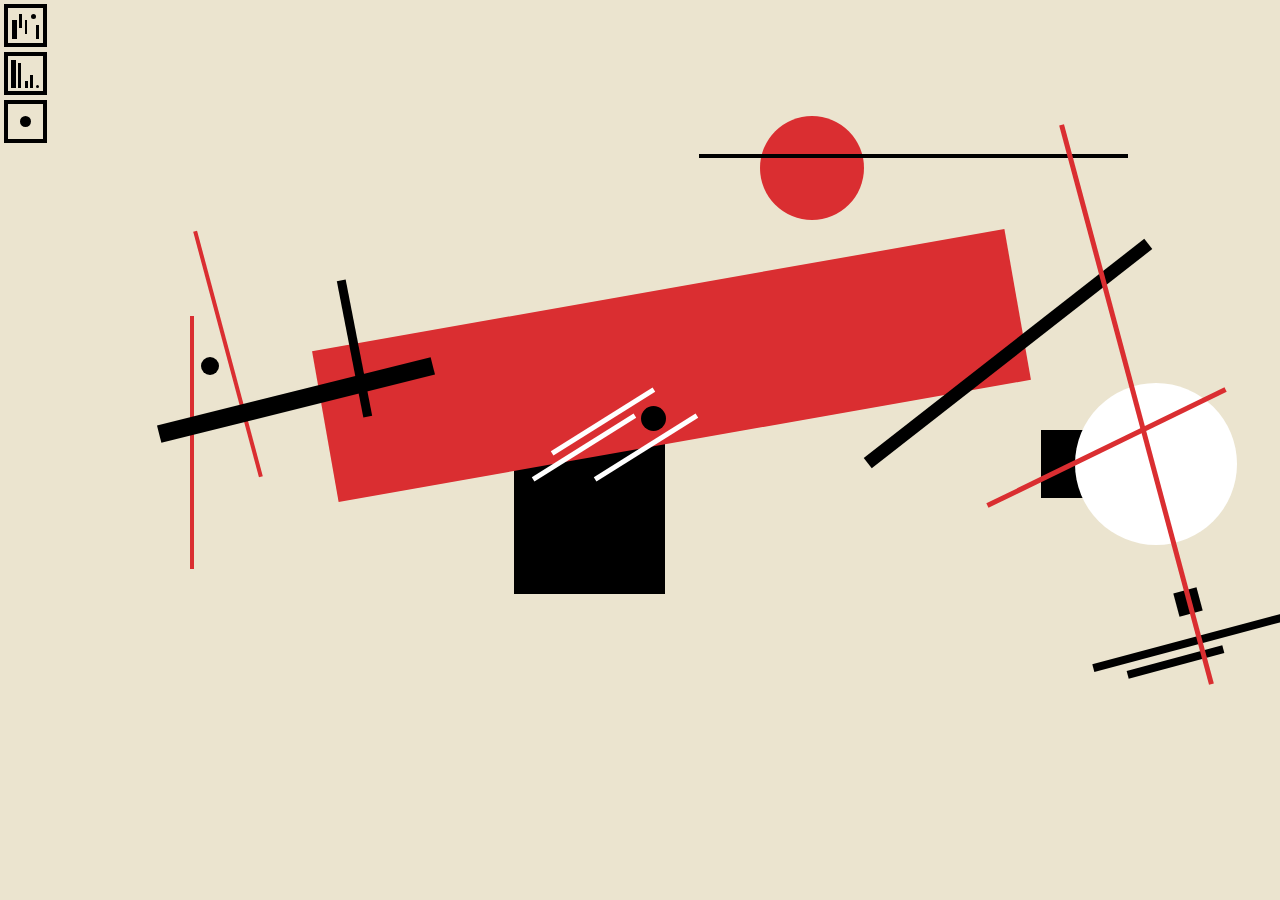
<file: index.html>
<!DOCTYPE html>
<html lang="ru" dir="ltr">
  <head>
    <meta charset="utf-8">
    <link rel="stylesheet" href="main.css">
    <script src="anime.min.js"></script>
    <title></title>
  </head>
  <body>
    <div class="btn01" id="htmlBox01"></div>
    <div class="btn02" id="htmlBox02"></div>
    <div class="btn03" id="htmlBox03"></div>

  <div class="warp">
    <div class="box-01"></div>
    <div class="box-02"></div>
    <div class="box-03"></div>
    <div class="box-04"></div>
    <div class="box-05"></div>
    <div class="box-06"></div>
    <div class="box-07"></div>
    <div class="box-08"></div>
    <div class="box-09"></div>
    <div class="box-10"></div>
    <div class="box-11"></div>
    <div class="box-12"></div>
    <div class="box-13"></div>
    <div class="box-14"></div>
    <div class="box-15"></div>
    <div class="box-16"></div>
    <div class="box-17"></div>
    <div class="box-18"></div>
    <div class="box-19"></div>
    <div class="box-20"></div>
    <div class="box-21"></div>
  </div>
    <!-- <img src="img/back2.png" class="bgimg"> -->

    <script src="ScrollMagic.min.js"></script>
    <script src="animation.js"></script>
  </body>
</html>
</file>
<file: main.css>
body {
  background-color: #EBE4CF;
  /* overflow: hidden; */
}

.bgimg {
  margin-top: -24px;
  width: 100vw;
  /* opacity: 20%; */

}

#warp {
  height: 100vw;
  width: 100vh;
}

.btn01 {
  position: absolute;
  margin: 4px;
  width: 43px;
  height: 43px;
  left: 0px;
  top: 0px;
  background-image: url(img/play-01.svg);
}

.btn02 {
  position: absolute;
  margin: 4px;
  width: 43px;
  height: 43px;
  left: 0px;
  top: 48px;
  background-image: url(img/play-02.svg);
}
.btn03 {
  position: absolute;
  margin: 4px;
  width: 43px;
  height: 43px;
  left: 0px;
  top: 96px;
  background-image: url(img/play-03.svg);

}


.box-01 {
  position: absolute;
  width: 703px;
  height: 153px;
  left: 320px;
  top: 289px;
  background: #DA2E31;
  transform: rotate(-10deg);
  z-index: 2;
  transform-origin: center;

}
.box-02 {
  position: absolute;
  width: 162px;
  height: 162px;
  left: 1075px;
  top: 383px;
  border-radius: 100%;
  background: #FFFFFF;
  z-index: 2;
}

.box-03 {
  position: absolute;
  width: 4px;
  height: 253px;
  left: 190px;
  top: 316px;
  background: #DA2E31;
}

.box-04 {
  position: absolute;
  width: 4px;
  height: 254px;
  left: 226px;
  top: 227px;
  background: #DA2E31;
  transform: rotate(165deg);
}
.box-05 {
  position: absolute;
  width: 18px;
  height: 18px;
  left: 201px;
  top: 357px;
  border-radius: 100%;
  background: #000000;
}
.box-06 {
  position: absolute;
  width: 282px;
  height: 18px;
  left: 155px;
  top: 391px;
  background: #000000;
  transform: rotate(166deg);
  z-index: 2;

}
.box-07 {
  position: absolute;
  width: 151px;
  height: 151px;
  left: 514px;
  top: 443px;
  background: #000000;

}
.box-08 {
  position: absolute;
  width: 25px;
  height: 25px;
  left: 641px;
  top: 406px;
  border-radius: 100%;
  background: #000000;
  z-index: 2;
}
.box-09 {
  position: absolute;
  width: 120px;
  height: 5px;
  left: 543px;
  top: 419px;
  background: #FFFFFF;
  transform: rotate(-32deg);
  z-index: 2;
}
.box-10 {
  position: absolute;
  width: 120px;
  height: 5px;
  left: 524px;
  top: 445px;
  background: #FFFFFF;
  transform: rotate(-32deg);
  z-index: 2;
}

.box-11 {
  position: absolute;
  width: 120px;
  height: 5px;
  left: 586px;
  top: 445px;
  background: #FFFFFF;
  transform: rotate(-32deg);
  z-index: 2;
}
.box-12 {
  position: absolute;
  width: 139px;
  height: 9px;
  left: 285px;
  top: 344px;
  background: #000000;
  transform: rotate(79deg);
  z-index: 2;
}
.box-13 {
  position: absolute;
  width: 104px;
  height: 104px;
  left: 760.11px;
  top: 116px;
border-radius: 100%;
  background: #DA2E31;
  z-index: 0;
}
.box-14 {
  position: absolute;
  width: 429px;
  height: 4px;
  left: 699.11px;
  top: 154px;
  background: #000000;
  z-index: 1;

}
.box-15 {
  position: absolute;
  width: 5px;
  height: 579px;
  left: 1134px;
  top: 115px;

  background: #DA2E31;
  transform: rotate(-15deg);
  z-index: 3;
}
.box-16 {
  position: absolute;
  width: 5px;
  height: 265px;
  left: 1104px;
  top: 315px;
  background: #DA2E31;
  transform: rotate(64deg);
  z-index: 3;
}
.box-17 {
  position: absolute;
  width: 68px;
  height: 68px;
  left: 1041.11px;
  top: 430px;
  background: #000000;
  z-index: 1;
}
.box-18 {
  position: absolute;
  width: 24px;
  height: 24px;
  left: 1176px;
  top: 590px;
  background: #000000;
  transform: rotate(-15deg);
}
.box-19 {
  position: absolute;
  width: 195px;
  height: 8px;
  left: 1090px;
  top: 639px;
  background: #000000;
  transform: rotate(-15deg);
}
.box-20 {
  position: absolute;
  width: 99px;
  height: 8px;
  left: 1126px;
  top: 658px;
  background: #000000;
  transform: rotate(-15deg);
}
.box-21 {
  position: absolute;
  width: 356px;
  height: 13px;
  left: 830px;
  top: 347px;
  background: #000000;
  z-index: 2;
  transform: rotate(-38deg);
}
</file>
